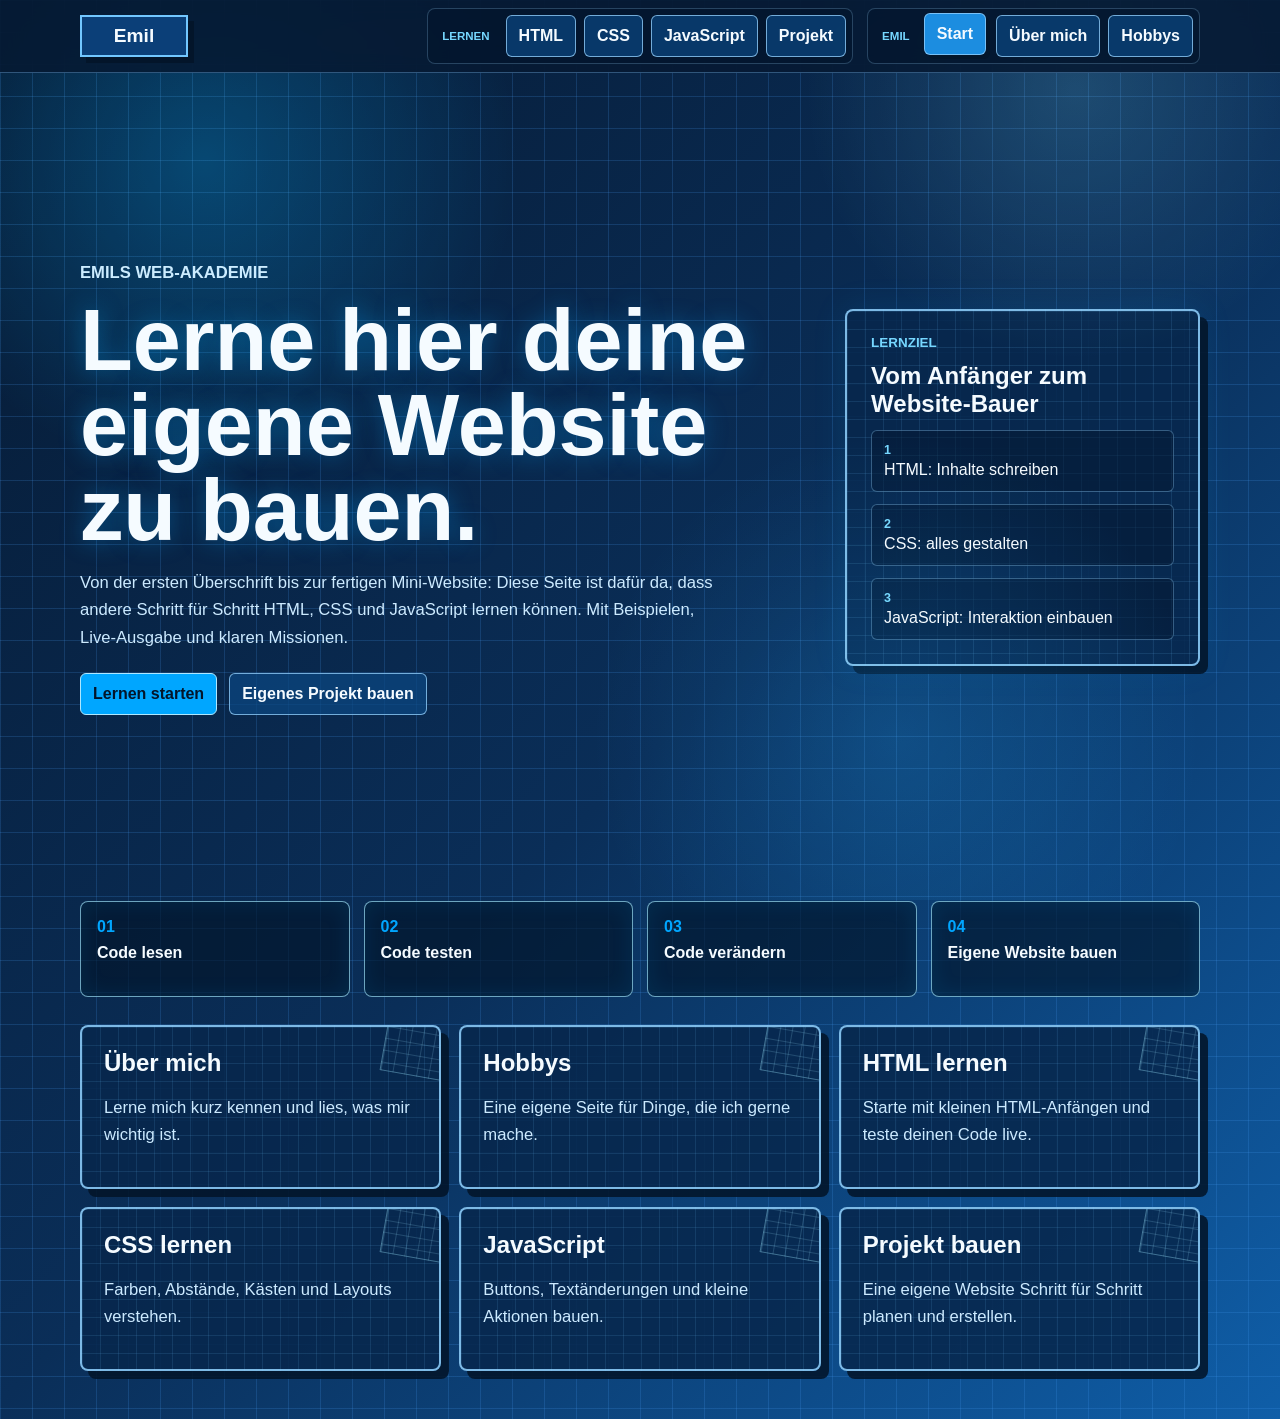
<file: index.html>
<!DOCTYPE html>
<html lang="de">
<head>
    <meta charset="UTF-8">
    <meta name="viewport" content="width=device-width, initial-scale=1.0">
    <title>Emil | Startseite</title>
    <link rel="stylesheet" href="style.css">
</head>
<body>
    <header class="site-header">
        <nav class="nav">
            <a class="logo" href="index.html">Emil</a>
            <div class="nav-links">
                <div class="nav-group">
                    <span>Lernen</span>
                    <a href="html-lernen.html">HTML</a>
                    <a href="css-lernen.html">CSS</a>
                    <a href="javascript-lernen.html">JavaScript</a>
                    <a href="projekt.html">Projekt</a>
                </div>
                <div class="nav-group">
                    <span>Emil</span>
                    <a class="active" href="index.html">Start</a>
                    <a href="ueber-mich.html">Über mich</a>
                    <a href="hobbys.html">Hobbys</a>
                </div>
            </div>
        </nav>
    </header>

    <main class="hero">
        <section class="hero-text">
            <p class="eyebrow">Emils Web-Akademie</p>
            <h1>Lerne hier deine eigene Website zu bauen.</h1>
            <p>
                Von der ersten Überschrift bis zur fertigen Mini-Website: Diese Seite ist
                dafür da, dass andere Schritt für Schritt HTML, CSS und JavaScript lernen
                können. Mit Beispielen, Live-Ausgabe und klaren Missionen.
            </p>
            <div class="button-row">
                <a class="button primary" href="html-lernen.html">Lernen starten</a>
                <a class="button" href="projekt.html">Eigenes Projekt bauen</a>
            </div>
        </section>

        <section class="profile-card">
            <p class="eyebrow">Lernziel</p>
            <h2>Vom Anfänger zum Website-Bauer</h2>
            <ul>
                <li><span>1</span> HTML: Inhalte schreiben</li>
                <li><span>2</span> CSS: alles gestalten</li>
                <li><span>3</span> JavaScript: Interaktion einbauen</li>
            </ul>
        </section>
    </main>

    <section class="mission-strip">
        <div>
            <span>01</span>
            <p>Code lesen</p>
        </div>
        <div>
            <span>02</span>
            <p>Code testen</p>
        </div>
        <div>
            <span>03</span>
            <p>Code verändern</p>
        </div>
        <div>
            <span>04</span>
            <p>Eigene Website bauen</p>
        </div>
    </section>

    <section class="page-grid wide-grid">
        <a class="tile" href="ueber-mich.html">
            <h2>Über mich</h2>
            <p>Lerne mich kurz kennen und lies, was mir wichtig ist.</p>
        </a>
        <a class="tile" href="hobbys.html">
            <h2>Hobbys</h2>
            <p>Eine eigene Seite für Dinge, die ich gerne mache.</p>
        </a>
        <a class="tile" href="html-lernen.html">
            <h2>HTML lernen</h2>
            <p>Starte mit kleinen HTML-Anfängen und teste deinen Code live.</p>
        </a>
        <a class="tile" href="css-lernen.html">
            <h2>CSS lernen</h2>
            <p>Farben, Abstände, Kästen und Layouts verstehen.</p>
        </a>
        <a class="tile" href="javascript-lernen.html">
            <h2>JavaScript</h2>
            <p>Buttons, Textänderungen und kleine Aktionen bauen.</p>
        </a>
        <a class="tile" href="projekt.html">
            <h2>Projekt bauen</h2>
            <p>Eine eigene Website Schritt für Schritt planen und erstellen.</p>
        </a>
    </section>
</body>
</html>
</file>
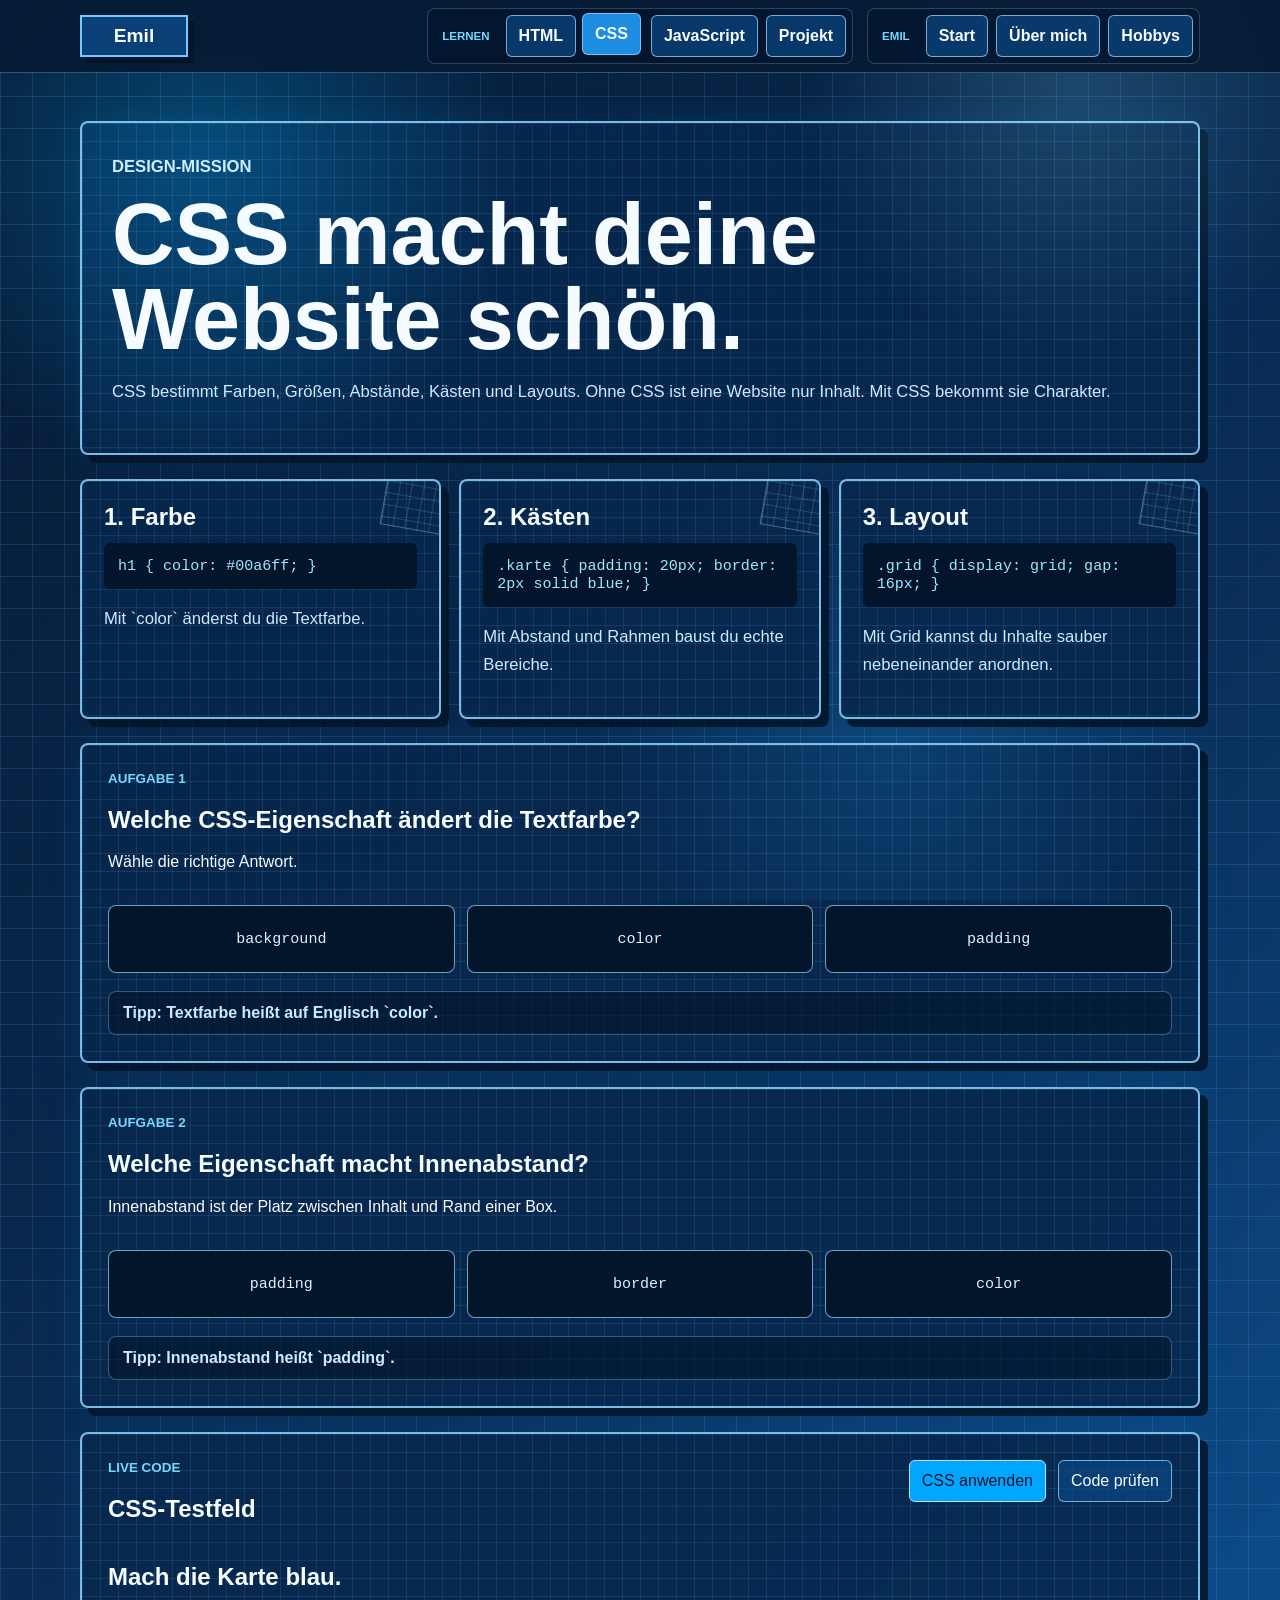
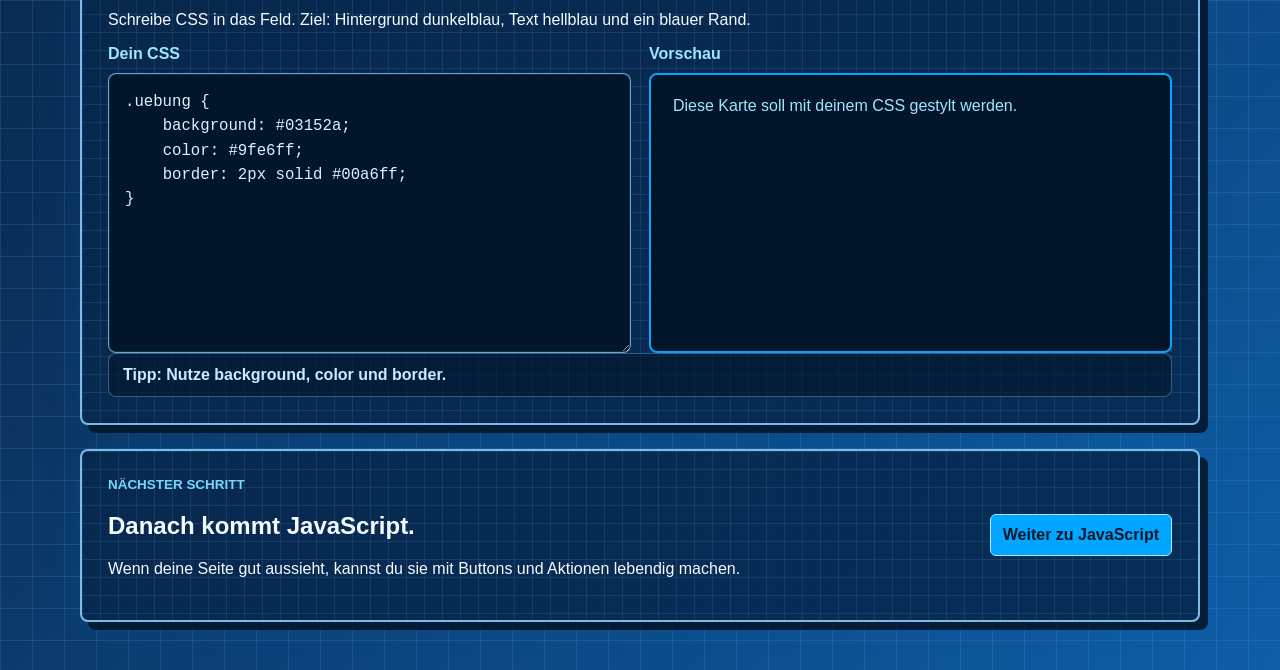
<file: css-lernen.html>
<!DOCTYPE html>
<html lang="de">
<head>
    <meta charset="UTF-8">
    <meta name="viewport" content="width=device-width, initial-scale=1.0">
    <title>Emil | CSS lernen</title>
    <link rel="stylesheet" href="style.css">
</head>
<body>
    <header class="site-header">
        <nav class="nav">
            <a class="logo" href="index.html">Emil</a>
            <div class="nav-links">
                <div class="nav-group">
                    <span>Lernen</span>
                    <a href="html-lernen.html">HTML</a>
                    <a class="active" href="css-lernen.html">CSS</a>
                    <a href="javascript-lernen.html">JavaScript</a>
                    <a href="projekt.html">Projekt</a>
                </div>
                <div class="nav-group">
                    <span>Emil</span>
                    <a href="index.html">Start</a>
                    <a href="ueber-mich.html">Über mich</a>
                    <a href="hobbys.html">Hobbys</a>
                </div>
            </div>
        </nav>
    </header>

    <main class="content">
        <section class="panel intro-panel">
            <p class="eyebrow">Design-Mission</p>
            <h1>CSS macht deine Website schön.</h1>
            <p>
                CSS bestimmt Farben, Größen, Abstände, Kästen und Layouts. Ohne CSS ist
                eine Website nur Inhalt. Mit CSS bekommt sie Charakter.
            </p>
        </section>

        <section class="lesson-layout">
            <article class="lesson-card">
                <h2>1. Farbe</h2>
                <code>h1 { color: #00a6ff; }</code>
                <p>Mit `color` änderst du die Textfarbe.</p>
            </article>
            <article class="lesson-card">
                <h2>2. Kästen</h2>
                <code>.karte { padding: 20px; border: 2px solid blue; }</code>
                <p>Mit Abstand und Rahmen baust du echte Bereiche.</p>
            </article>
            <article class="lesson-card">
                <h2>3. Layout</h2>
                <code>.grid { display: grid; gap: 16px; }</code>
                <p>Mit Grid kannst du Inhalte sauber nebeneinander anordnen.</p>
            </article>
        </section>

        <section class="learning-task panel">
            <div>
                <p class="eyebrow">Aufgabe 1</p>
                <h2>Welche CSS-Eigenschaft ändert die Textfarbe?</h2>
                <p>Wähle die richtige Antwort.</p>
            </div>
            <div class="choice-grid">
                <button class="choice" type="button" onclick="checkCssColorMission(false)">background</button>
                <button class="choice" type="button" onclick="checkCssColorMission(true)">color</button>
                <button class="choice" type="button" onclick="checkCssColorMission(false)">padding</button>
            </div>
            <p id="cssColorFeedback" class="feedback">Tipp: Textfarbe heißt auf Englisch `color`.</p>
        </section>

        <section class="learning-task panel">
            <div>
                <p class="eyebrow">Aufgabe 2</p>
                <h2>Welche Eigenschaft macht Innenabstand?</h2>
                <p>Innenabstand ist der Platz zwischen Inhalt und Rand einer Box.</p>
            </div>
            <div class="choice-grid">
                <button class="choice" type="button" onclick="checkCssPaddingMission(true)">padding</button>
                <button class="choice" type="button" onclick="checkCssPaddingMission(false)">border</button>
                <button class="choice" type="button" onclick="checkCssPaddingMission(false)">color</button>
            </div>
            <p id="cssPaddingFeedback" class="feedback">Tipp: Innenabstand heißt `padding`.</p>
        </section>

        <section class="live-editor panel">
            <div class="editor-head">
                <div>
                    <p class="eyebrow">Live Code</p>
                    <h2>CSS-Testfeld</h2>
                </div>
                <div class="button-row compact">
                    <button class="button primary" type="button" onclick="runCssMission()">CSS anwenden</button>
                    <button class="button" type="button" onclick="checkCssMission()">Code prüfen</button>
                </div>
            </div>
            <div>
                <h2>Mach die Karte blau.</h2>
                <p>Schreibe CSS in das Feld. Ziel: Hintergrund dunkelblau, Text hellblau und ein blauer Rand.</p>
            </div>
            <div class="editor-grid">
                <label class="code-area">
                    <span>Dein CSS</span>
                    <textarea id="cssInput" spellcheck="false">.uebung {
    background: #03152a;
    color: #9fe6ff;
    border: 2px solid #00a6ff;
}</textarea>
                </label>
                <div class="css-preview-shell">
                    <span>Vorschau</span>
                    <div id="cssPreview" class="uebung">Diese Karte soll mit deinem CSS gestylt werden.</div>
                </div>
            </div>
            <p id="cssFeedback" class="feedback">Tipp: Nutze background, color und border.</p>
        </section>

        <section class="next-step panel">
            <div>
                <p class="eyebrow">Nächster Schritt</p>
                <h2>Danach kommt JavaScript.</h2>
                <p>Wenn deine Seite gut aussieht, kannst du sie mit Buttons und Aktionen lebendig machen.</p>
            </div>
            <a class="button primary" href="javascript-lernen.html">Weiter zu JavaScript</a>
        </section>
    </main>
    <script src="script.js"></script>
</body>
</html>
</file>
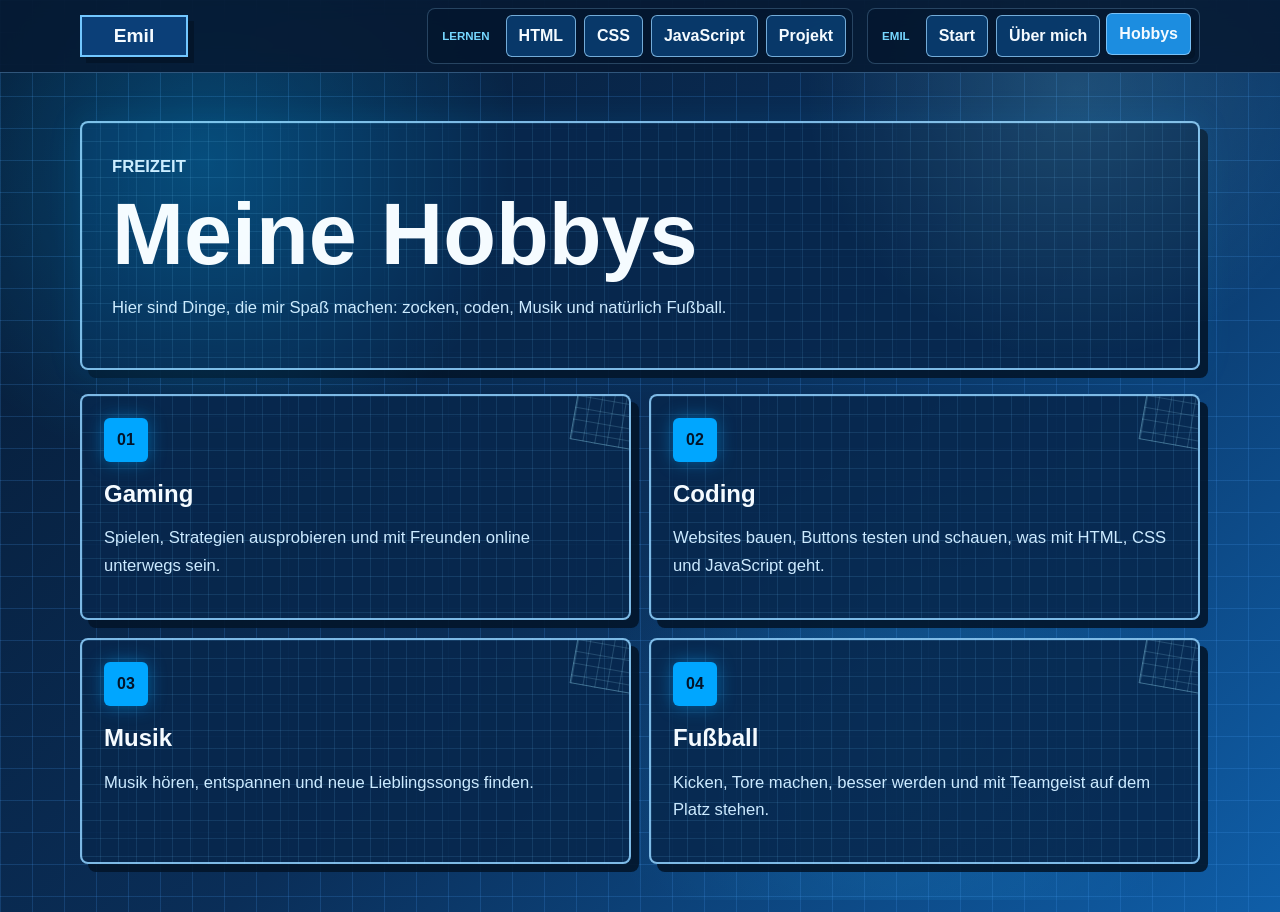
<file: hobbys.html>
<!DOCTYPE html>
<html lang="de">
<head>
    <meta charset="UTF-8">
    <meta name="viewport" content="width=device-width, initial-scale=1.0">
    <title>Emil | Hobbys</title>
    <link rel="stylesheet" href="style.css">
</head>
<body>
    <header class="site-header">
        <nav class="nav">
            <a class="logo" href="index.html">Emil</a>
            <div class="nav-links">
                <div class="nav-group">
                    <span>Lernen</span>
                    <a href="html-lernen.html">HTML</a>
                    <a href="css-lernen.html">CSS</a>
                    <a href="javascript-lernen.html">JavaScript</a>
                    <a href="projekt.html">Projekt</a>
                </div>
                <div class="nav-group">
                    <span>Emil</span>
                    <a href="index.html">Start</a>
                    <a href="ueber-mich.html">Über mich</a>
                    <a class="active" href="hobbys.html">Hobbys</a>
                </div>
            </div>
        </nav>
    </header>

    <main class="content">
        <section class="panel intro-panel">
            <p class="eyebrow">Freizeit</p>
            <h1>Meine Hobbys</h1>
            <p>Hier sind Dinge, die mir Spaß machen: zocken, coden, Musik und natürlich Fußball.</p>
        </section>

        <section class="hobby-list">
            <article class="hobby-box">
                <span class="number">01</span>
                <h2>Gaming</h2>
                <p>Spielen, Strategien ausprobieren und mit Freunden online unterwegs sein.</p>
            </article>
            <article class="hobby-box">
                <span class="number">02</span>
                <h2>Coding</h2>
                <p>Websites bauen, Buttons testen und schauen, was mit HTML, CSS und JavaScript geht.</p>
            </article>
            <article class="hobby-box">
                <span class="number">03</span>
                <h2>Musik</h2>
                <p>Musik hören, entspannen und neue Lieblingssongs finden.</p>
            </article>
            <article class="hobby-box">
                <span class="number">04</span>
                <h2>Fußball</h2>
                <p>Kicken, Tore machen, besser werden und mit Teamgeist auf dem Platz stehen.</p>
            </article>
        </section>
    </main>
</body>
</html>
</file>
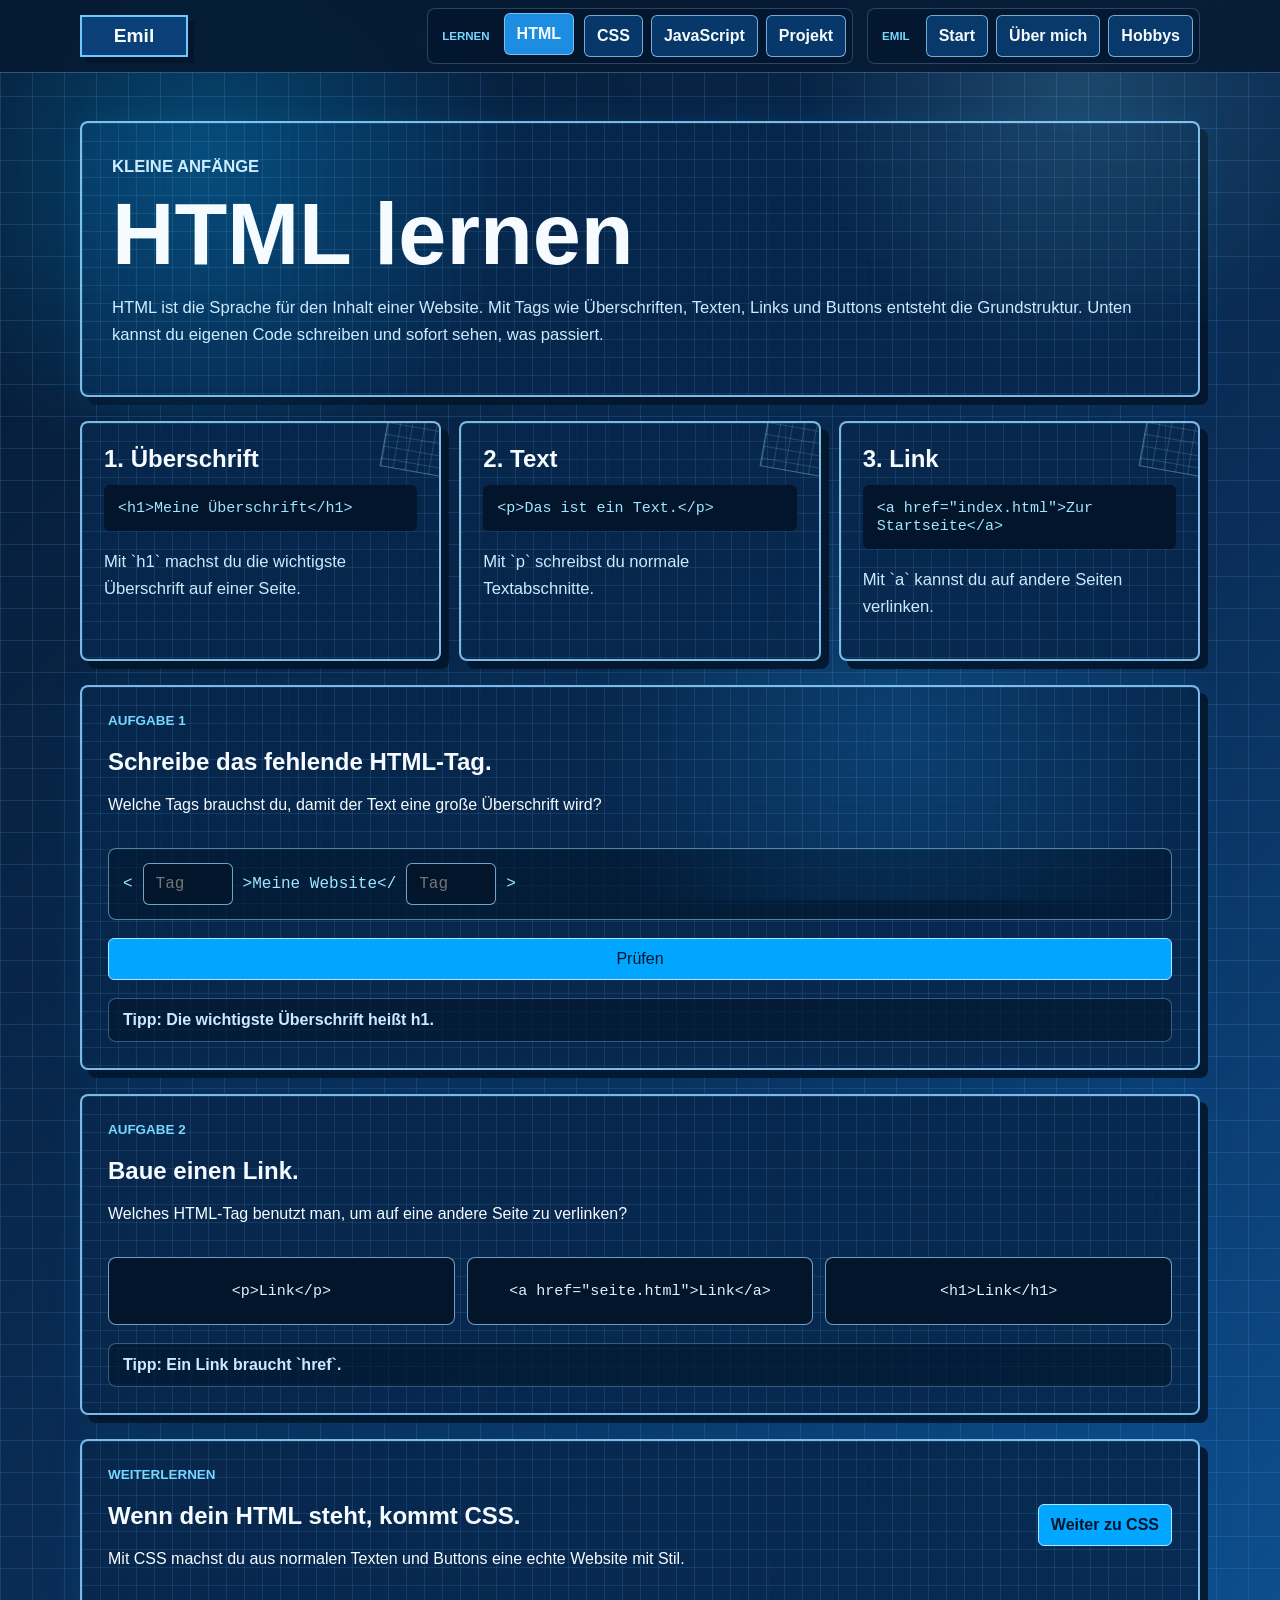
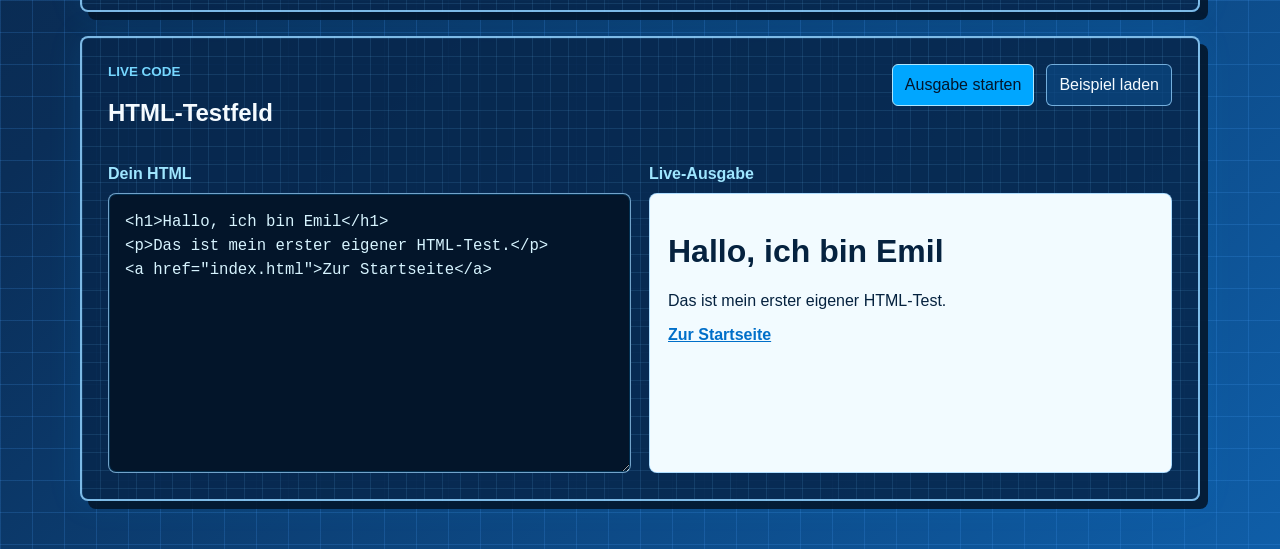
<file: html-lernen.html>
<!DOCTYPE html>
<html lang="de">
<head>
    <meta charset="UTF-8">
    <meta name="viewport" content="width=device-width, initial-scale=1.0">
    <title>Emil | HTML lernen</title>
    <link rel="stylesheet" href="style.css">
</head>
<body>
    <header class="site-header">
        <nav class="nav">
            <a class="logo" href="index.html">Emil</a>
            <div class="nav-links">
                <div class="nav-group">
                    <span>Lernen</span>
                    <a class="active" href="html-lernen.html">HTML</a>
                    <a href="css-lernen.html">CSS</a>
                    <a href="javascript-lernen.html">JavaScript</a>
                    <a href="projekt.html">Projekt</a>
                </div>
                <div class="nav-group">
                    <span>Emil</span>
                    <a href="index.html">Start</a>
                    <a href="ueber-mich.html">Über mich</a>
                    <a href="hobbys.html">Hobbys</a>
                </div>
            </div>
        </nav>
    </header>

    <main class="content">
        <section class="panel intro-panel">
            <p class="eyebrow">Kleine Anfänge</p>
            <h1>HTML lernen</h1>
            <p>
                HTML ist die Sprache für den Inhalt einer Website. Mit Tags wie
                Überschriften, Texten, Links und Buttons entsteht die Grundstruktur.
                Unten kannst du eigenen Code schreiben und sofort sehen, was passiert.
            </p>
        </section>

        <section class="lesson-layout">
            <article class="lesson-card">
                <h2>1. Überschrift</h2>
                <code>&lt;h1&gt;Meine Überschrift&lt;/h1&gt;</code>
                <p>Mit `h1` machst du die wichtigste Überschrift auf einer Seite.</p>
            </article>
            <article class="lesson-card">
                <h2>2. Text</h2>
                <code>&lt;p&gt;Das ist ein Text.&lt;/p&gt;</code>
                <p>Mit `p` schreibst du normale Textabschnitte.</p>
            </article>
            <article class="lesson-card">
                <h2>3. Link</h2>
                <code>&lt;a href="index.html"&gt;Zur Startseite&lt;/a&gt;</code>
                <p>Mit `a` kannst du auf andere Seiten verlinken.</p>
            </article>
        </section>

        <section class="learning-task panel">
            <div>
                <p class="eyebrow">Aufgabe 1</p>
                <h2>Schreibe das fehlende HTML-Tag.</h2>
                <p>Welche Tags brauchst du, damit der Text eine große Überschrift wird?</p>
            </div>
            <div class="task-row">
                <span>&lt;</span>
                <input id="htmlAnswer" type="text" placeholder="Tag">
                <span>&gt;Meine Website&lt;/</span>
                <input id="htmlAnswerClose" type="text" placeholder="Tag">
                <span>&gt;</span>
            </div>
            <button class="button primary" type="button" onclick="checkHtmlMission()">Prüfen</button>
            <p id="htmlFeedback" class="feedback">Tipp: Die wichtigste Überschrift heißt h1.</p>
        </section>

        <section class="learning-task panel">
            <div>
                <p class="eyebrow">Aufgabe 2</p>
                <h2>Baue einen Link.</h2>
                <p>Welches HTML-Tag benutzt man, um auf eine andere Seite zu verlinken?</p>
            </div>
            <div class="choice-grid">
                <button class="choice" type="button" onclick="checkHtmlLinkMission(false)">&lt;p&gt;Link&lt;/p&gt;</button>
                <button class="choice" type="button" onclick="checkHtmlLinkMission(true)">&lt;a href="seite.html"&gt;Link&lt;/a&gt;</button>
                <button class="choice" type="button" onclick="checkHtmlLinkMission(false)">&lt;h1&gt;Link&lt;/h1&gt;</button>
            </div>
            <p id="htmlLinkFeedback" class="feedback">Tipp: Ein Link braucht `href`.</p>
        </section>

        <section class="next-step panel">
            <div>
                <p class="eyebrow">Weiterlernen</p>
                <h2>Wenn dein HTML steht, kommt CSS.</h2>
                <p>Mit CSS machst du aus normalen Texten und Buttons eine echte Website mit Stil.</p>
            </div>
            <a class="button primary" href="css-lernen.html">Weiter zu CSS</a>
        </section>

        <section class="live-editor panel">
            <div class="editor-head">
                <div>
                    <p class="eyebrow">Live Code</p>
                    <h2>HTML-Testfeld</h2>
                </div>
                <div class="button-row compact">
                    <button class="button primary" type="button" onclick="runHtmlPreview()">Ausgabe starten</button>
                    <button class="button" type="button" onclick="loadHtmlExample()">Beispiel laden</button>
                </div>
            </div>
            <div class="editor-grid">
                <label class="code-area">
                    <span>Dein HTML</span>
                    <textarea id="htmlInput" spellcheck="false">&lt;h1&gt;Hallo, ich bin Emil&lt;/h1&gt;
&lt;p&gt;Das ist mein erster eigener HTML-Test.&lt;/p&gt;
&lt;a href="index.html"&gt;Zur Startseite&lt;/a&gt;</textarea>
                </label>
                <div class="preview-area">
                    <span>Live-Ausgabe</span>
                    <iframe id="htmlPreviewFrame" title="Live HTML Ausgabe"></iframe>
                </div>
            </div>
        </section>
    </main>

    <script src="script.js"></script>
</body>
</html>
</file>
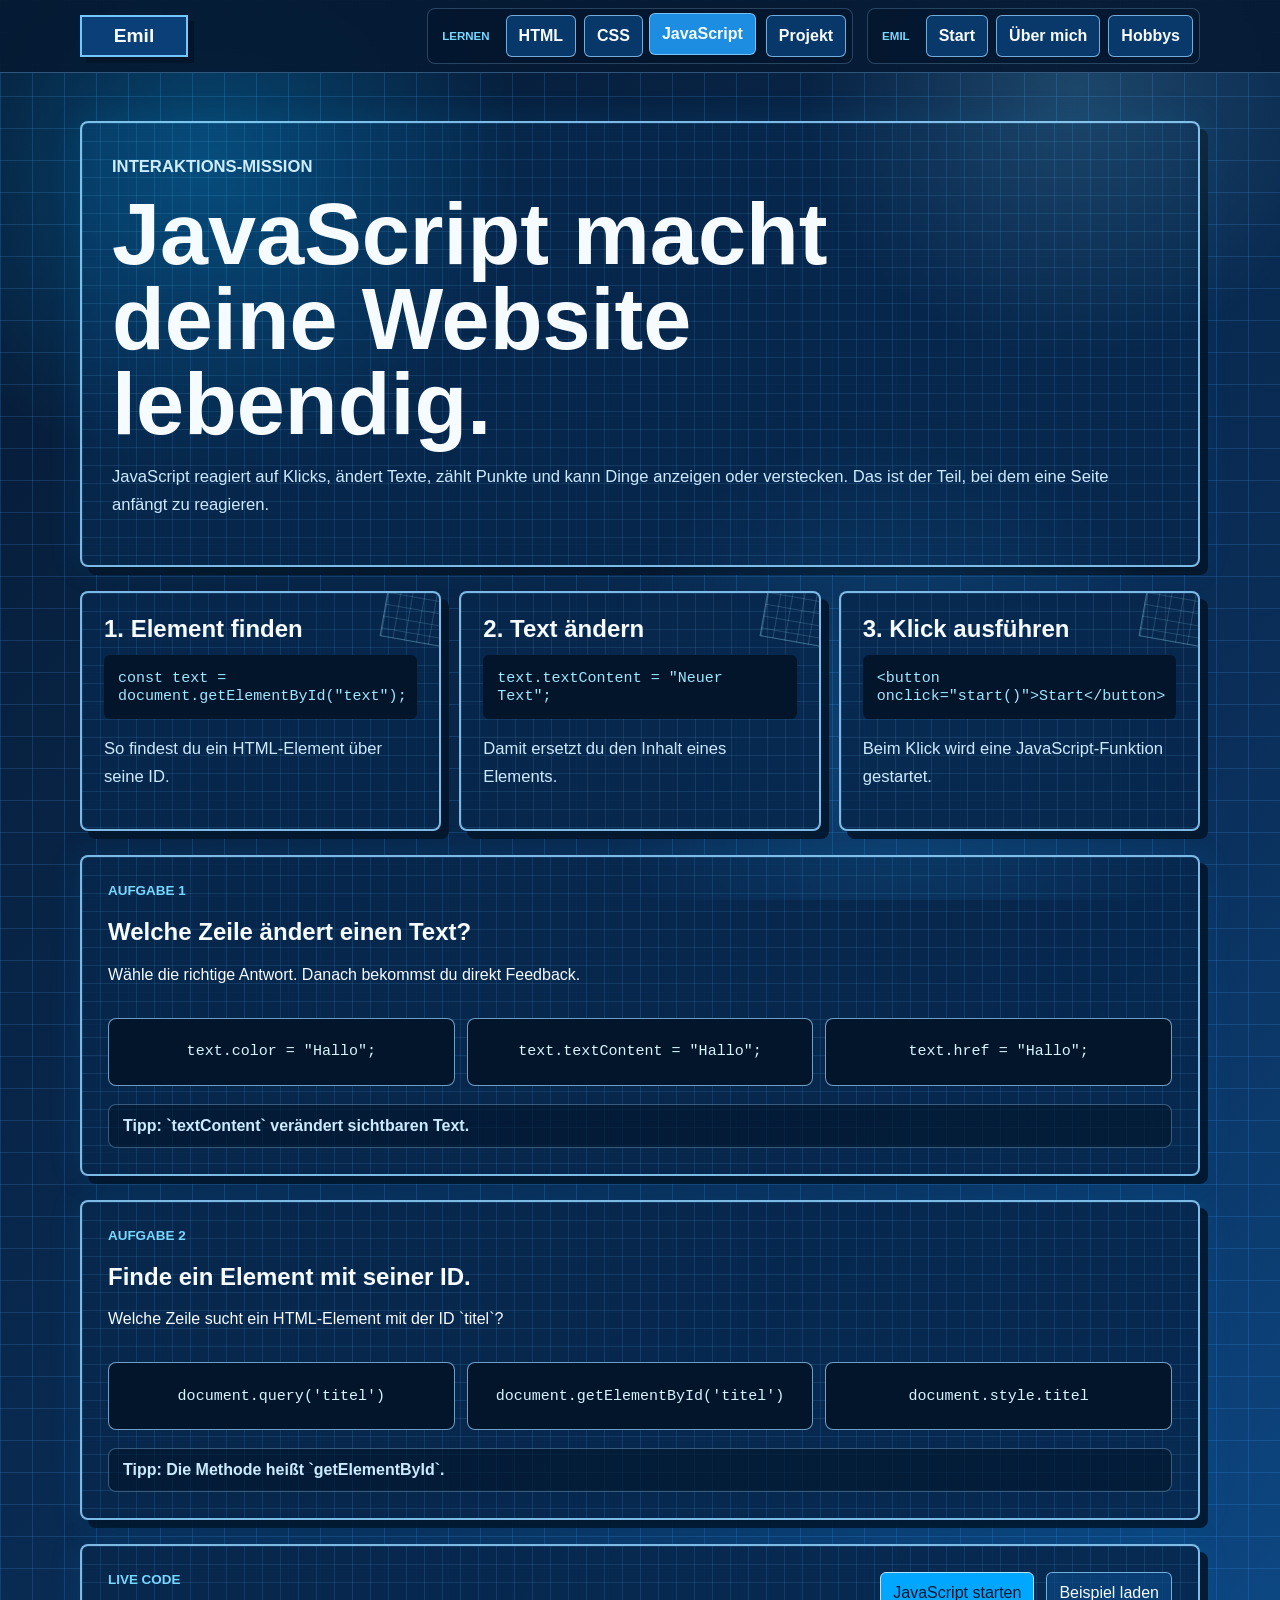
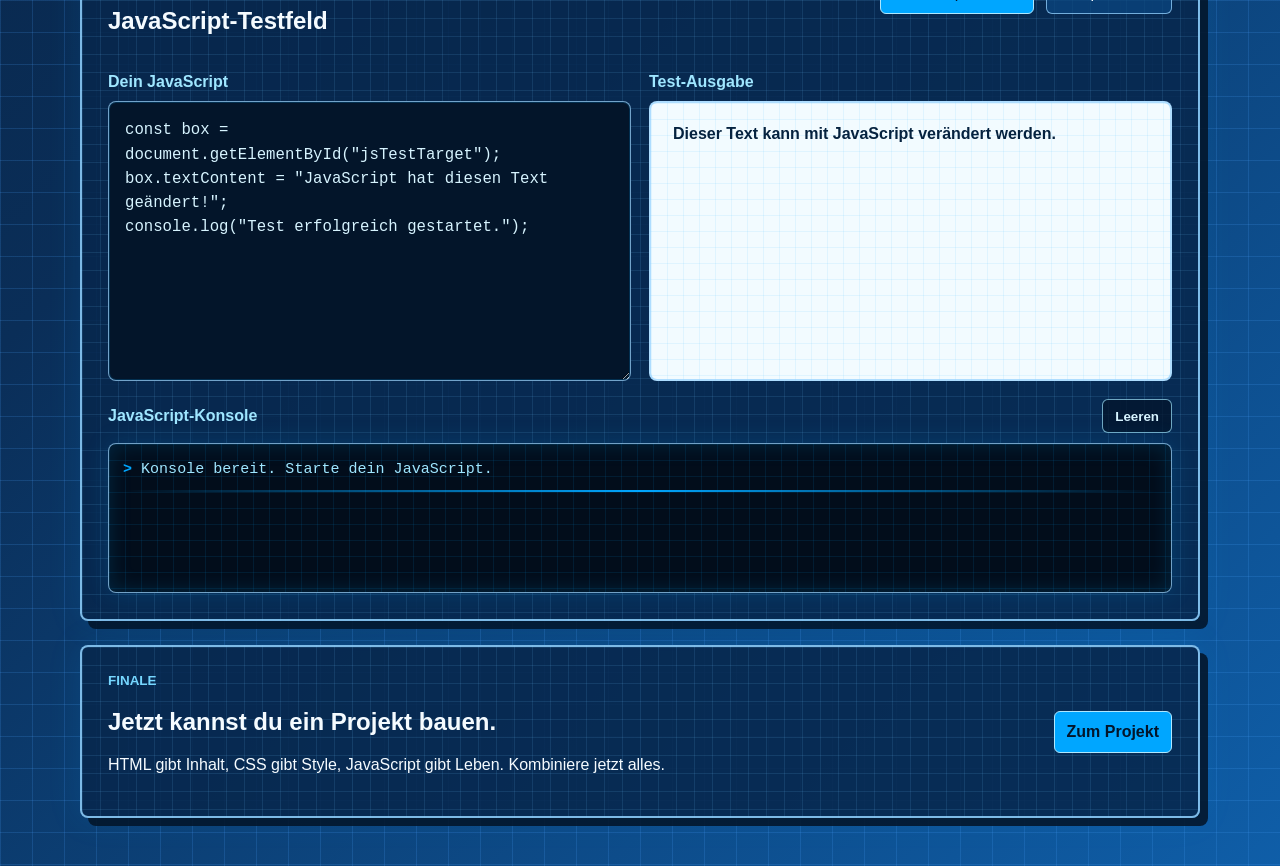
<file: javascript-lernen.html>
<!DOCTYPE html>
<html lang="de">
<head>
    <meta charset="UTF-8">
    <meta name="viewport" content="width=device-width, initial-scale=1.0">
    <title>Emil | JavaScript lernen</title>
    <link rel="stylesheet" href="style.css">
</head>
<body>
    <header class="site-header">
        <nav class="nav">
            <a class="logo" href="index.html">Emil</a>
            <div class="nav-links">
                <div class="nav-group">
                    <span>Lernen</span>
                    <a href="html-lernen.html">HTML</a>
                    <a href="css-lernen.html">CSS</a>
                    <a class="active" href="javascript-lernen.html">JavaScript</a>
                    <a href="projekt.html">Projekt</a>
                </div>
                <div class="nav-group">
                    <span>Emil</span>
                    <a href="index.html">Start</a>
                    <a href="ueber-mich.html">Über mich</a>
                    <a href="hobbys.html">Hobbys</a>
                </div>
            </div>
        </nav>
    </header>

    <main class="content">
        <section class="panel intro-panel">
            <p class="eyebrow">Interaktions-Mission</p>
            <h1>JavaScript macht deine Website lebendig.</h1>
            <p>
                JavaScript reagiert auf Klicks, ändert Texte, zählt Punkte und kann Dinge
                anzeigen oder verstecken. Das ist der Teil, bei dem eine Seite anfängt zu reagieren.
            </p>
        </section>

        <section class="lesson-layout">
            <article class="lesson-card">
                <h2>1. Element finden</h2>
                <code>const text = document.getElementById("text");</code>
                <p>So findest du ein HTML-Element über seine ID.</p>
            </article>
            <article class="lesson-card">
                <h2>2. Text ändern</h2>
                <code>text.textContent = "Neuer Text";</code>
                <p>Damit ersetzt du den Inhalt eines Elements.</p>
            </article>
            <article class="lesson-card">
                <h2>3. Klick ausführen</h2>
                <code>&lt;button onclick="start()"&gt;Start&lt;/button&gt;</code>
                <p>Beim Klick wird eine JavaScript-Funktion gestartet.</p>
            </article>
        </section>

        <section class="learning-task panel">
            <div>
                <p class="eyebrow">Aufgabe 1</p>
                <h2>Welche Zeile ändert einen Text?</h2>
                <p>Wähle die richtige Antwort. Danach bekommst du direkt Feedback.</p>
            </div>
            <div class="choice-grid">
                <button class="choice" type="button" onclick="checkJsMission(false)">text.color = "Hallo";</button>
                <button class="choice" type="button" onclick="checkJsMission(true)">text.textContent = "Hallo";</button>
                <button class="choice" type="button" onclick="checkJsMission(false)">text.href = "Hallo";</button>
            </div>
            <p id="jsFeedback" class="feedback">Tipp: `textContent` verändert sichtbaren Text.</p>
        </section>

        <section class="learning-task panel">
            <div>
                <p class="eyebrow">Aufgabe 2</p>
                <h2>Finde ein Element mit seiner ID.</h2>
                <p>Welche Zeile sucht ein HTML-Element mit der ID `titel`?</p>
            </div>
            <div class="choice-grid">
                <button class="choice" type="button" onclick="checkJsIdMission(false)">document.query('titel')</button>
                <button class="choice" type="button" onclick="checkJsIdMission(true)">document.getElementById('titel')</button>
                <button class="choice" type="button" onclick="checkJsIdMission(false)">document.style.titel</button>
            </div>
            <p id="jsIdFeedback" class="feedback">Tipp: Die Methode heißt `getElementById`.</p>
        </section>

        <section class="live-editor panel">
            <div class="editor-head">
                <div>
                    <p class="eyebrow">Live Code</p>
                    <h2>JavaScript-Testfeld</h2>
                </div>
                <div class="button-row compact">
                    <button class="button primary" type="button" onclick="runJsPlayground()">JavaScript starten</button>
                    <button class="button" type="button" onclick="loadJsExample()">Beispiel laden</button>
                </div>
            </div>
            <div class="editor-grid">
                <label class="code-area">
                    <span>Dein JavaScript</span>
                    <textarea id="jsInput" spellcheck="false">const box = document.getElementById("jsTestTarget");
box.textContent = "JavaScript hat diesen Text geändert!";
console.log("Test erfolgreich gestartet.");</textarea>
                </label>
                <div class="preview-area">
                    <span>Test-Ausgabe</span>
                    <div id="jsTestTarget" class="js-test-box">Dieser Text kann mit JavaScript verändert werden.</div>
                </div>
            </div>
            <div class="console-area">
                <div class="console-title">
                    <span>JavaScript-Konsole</span>
                    <button class="console-clear" type="button" onclick="clearJsConsole()">Leeren</button>
                </div>
                <div id="jsConsoleOutput" class="console-output">
                    <p>Warte auf console.log(...)</p>
                </div>
            </div>
        </section>

        <section class="next-step panel">
            <div>
                <p class="eyebrow">Finale</p>
                <h2>Jetzt kannst du ein Projekt bauen.</h2>
                <p>HTML gibt Inhalt, CSS gibt Style, JavaScript gibt Leben. Kombiniere jetzt alles.</p>
            </div>
            <a class="button primary" href="projekt.html">Zum Projekt</a>
        </section>
    </main>

    <script src="script.js"></script>
</body>
</html>
</file>
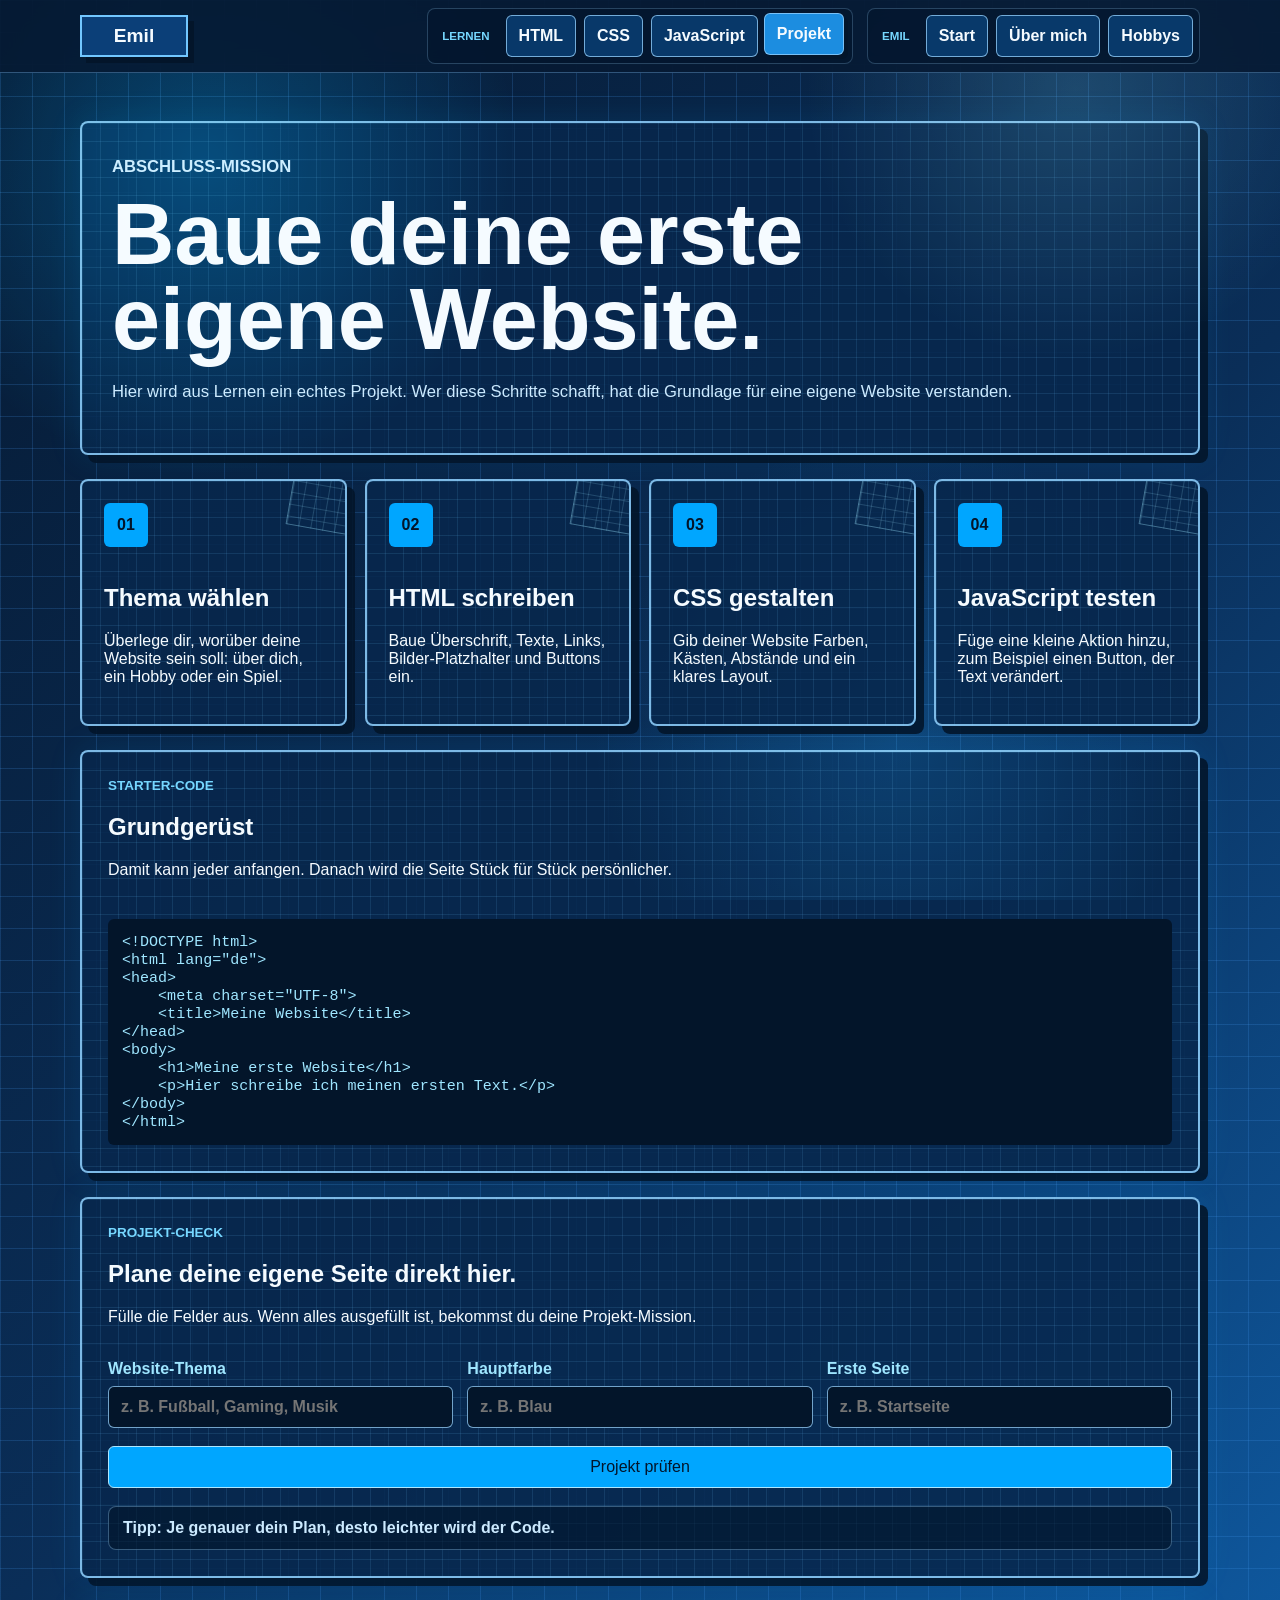
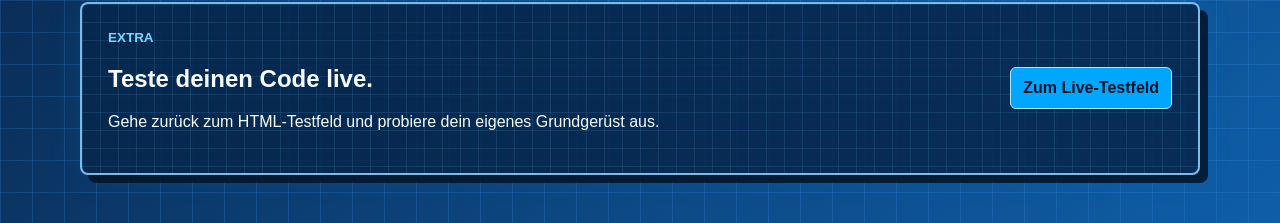
<file: projekt.html>
<!DOCTYPE html>
<html lang="de">
<head>
    <meta charset="UTF-8">
    <meta name="viewport" content="width=device-width, initial-scale=1.0">
    <title>Emil | Projekt bauen</title>
    <link rel="stylesheet" href="style.css">
</head>
<body>
    <header class="site-header">
        <nav class="nav">
            <a class="logo" href="index.html">Emil</a>
            <div class="nav-links">
                <div class="nav-group">
                    <span>Lernen</span>
                    <a href="html-lernen.html">HTML</a>
                    <a href="css-lernen.html">CSS</a>
                    <a href="javascript-lernen.html">JavaScript</a>
                    <a class="active" href="projekt.html">Projekt</a>
                </div>
                <div class="nav-group">
                    <span>Emil</span>
                    <a href="index.html">Start</a>
                    <a href="ueber-mich.html">Über mich</a>
                    <a href="hobbys.html">Hobbys</a>
                </div>
            </div>
        </nav>
    </header>

    <main class="content">
        <section class="panel intro-panel">
            <p class="eyebrow">Abschluss-Mission</p>
            <h1>Baue deine erste eigene Website.</h1>
            <p>
                Hier wird aus Lernen ein echtes Projekt. Wer diese Schritte schafft, hat
                die Grundlage für eine eigene Website verstanden.
            </p>
        </section>

        <section class="timeline">
            <article>
                <span>01</span>
                <h2>Thema wählen</h2>
                <p>Überlege dir, worüber deine Website sein soll: über dich, ein Hobby oder ein Spiel.</p>
            </article>
            <article>
                <span>02</span>
                <h2>HTML schreiben</h2>
                <p>Baue Überschrift, Texte, Links, Bilder-Platzhalter und Buttons ein.</p>
            </article>
            <article>
                <span>03</span>
                <h2>CSS gestalten</h2>
                <p>Gib deiner Website Farben, Kästen, Abstände und ein klares Layout.</p>
            </article>
            <article>
                <span>04</span>
                <h2>JavaScript testen</h2>
                <p>Füge eine kleine Aktion hinzu, zum Beispiel einen Button, der Text verändert.</p>
            </article>
        </section>

        <section class="project-kit panel">
            <div>
                <p class="eyebrow">Starter-Code</p>
                <h2>Grundgerüst</h2>
                <p>Damit kann jeder anfangen. Danach wird die Seite Stück für Stück persönlicher.</p>
            </div>
            <code>&lt;!DOCTYPE html&gt;
&lt;html lang="de"&gt;
&lt;head&gt;
    &lt;meta charset="UTF-8"&gt;
    &lt;title&gt;Meine Website&lt;/title&gt;
&lt;/head&gt;
&lt;body&gt;
    &lt;h1&gt;Meine erste Website&lt;/h1&gt;
    &lt;p&gt;Hier schreibe ich meinen ersten Text.&lt;/p&gt;
&lt;/body&gt;
&lt;/html&gt;</code>
        </section>

        <section class="learning-task panel">
            <div>
                <p class="eyebrow">Projekt-Check</p>
                <h2>Plane deine eigene Seite direkt hier.</h2>
                <p>Fülle die Felder aus. Wenn alles ausgefüllt ist, bekommst du deine Projekt-Mission.</p>
            </div>
            <div class="project-form">
                <label>Website-Thema<input id="projectTopic" type="text" placeholder="z. B. Fußball, Gaming, Musik"></label>
                <label>Hauptfarbe<input id="projectColor" type="text" placeholder="z. B. Blau"></label>
                <label>Erste Seite<input id="projectPage" type="text" placeholder="z. B. Startseite"></label>
            </div>
            <button class="button primary" type="button" onclick="checkProjectPlan()">Projekt prüfen</button>
            <p id="projectFeedback" class="feedback">Tipp: Je genauer dein Plan, desto leichter wird der Code.</p>
        </section>

        <section class="next-step panel">
            <div>
                <p class="eyebrow">Extra</p>
                <h2>Teste deinen Code live.</h2>
                <p>Gehe zurück zum HTML-Testfeld und probiere dein eigenes Grundgerüst aus.</p>
            </div>
            <a class="button primary" href="html-lernen.html">Zum Live-Testfeld</a>
        </section>
    </main>
    <script src="script.js"></script>
</body>
</html>
</file>
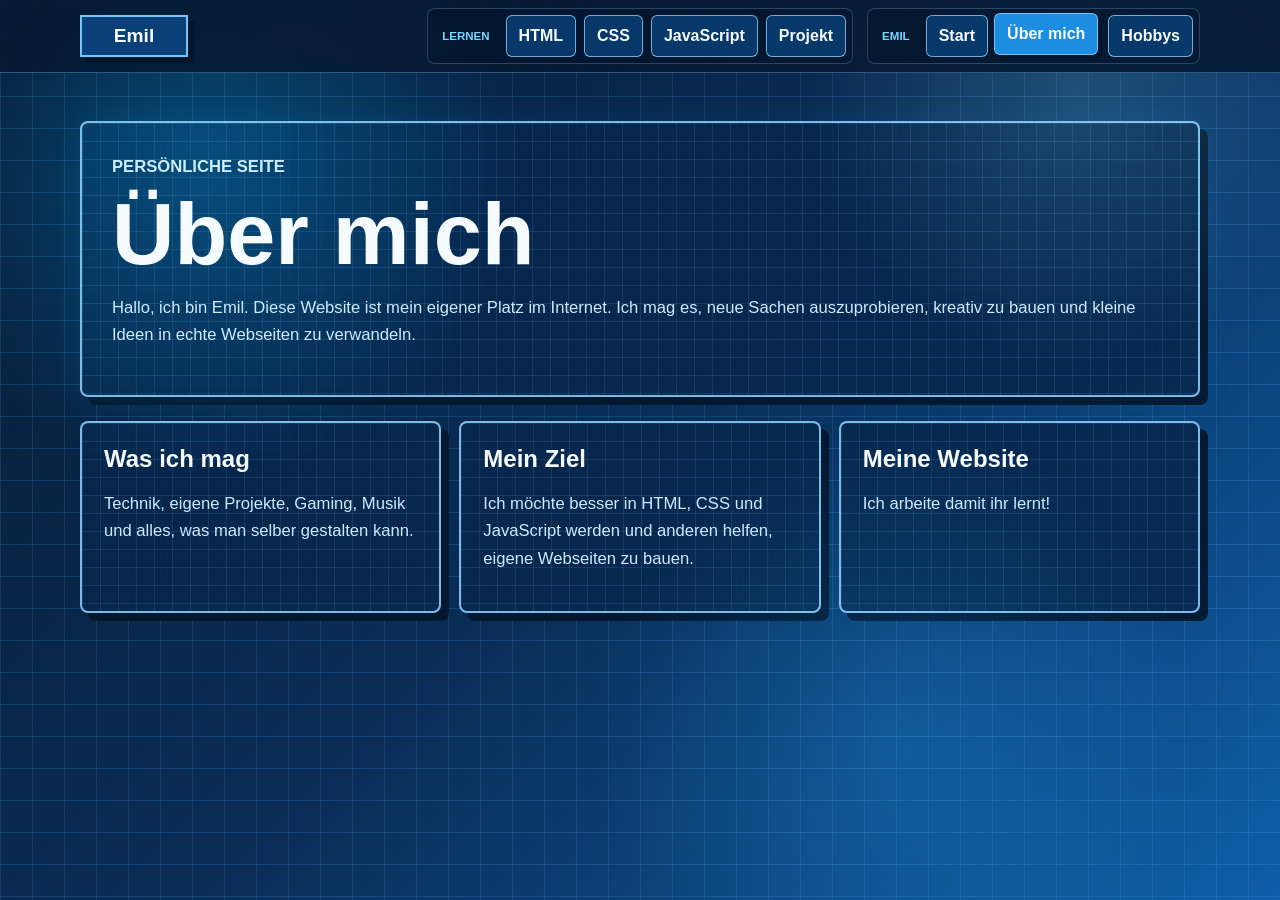
<file: ueber-mich.html>
<!DOCTYPE html>
<html lang="de">
<head>
    <meta charset="UTF-8">
    <meta name="viewport" content="width=device-width, initial-scale=1.0">
    <title>Emil | Über mich</title>
    <link rel="stylesheet" href="style.css">
</head>
<body>
    <header class="site-header">
        <nav class="nav">
            <a class="logo" href="index.html">Emil</a>
            <div class="nav-links">
                <div class="nav-group">
                    <span>Lernen</span>
                    <a href="html-lernen.html">HTML</a>
                    <a href="css-lernen.html">CSS</a>
                    <a href="javascript-lernen.html">JavaScript</a>
                    <a href="projekt.html">Projekt</a>
                </div>
                <div class="nav-group">
                    <span>Emil</span>
                    <a href="index.html">Start</a>
                    <a class="active" href="ueber-mich.html">Über mich</a>
                    <a href="hobbys.html">Hobbys</a>
                </div>
            </div>
        </nav>
    </header>

    <main class="content">
        <section class="panel intro-panel">
            <p class="eyebrow">Persönliche Seite</p>
            <h1>Über mich</h1>
            <p>
                Hallo, ich bin Emil. Diese Website ist mein eigener Platz im Internet.
                Ich mag es, neue Sachen auszuprobieren, kreativ zu bauen und kleine Ideen
                in echte Webseiten zu verwandeln.
            </p>
        </section>

        <section class="cards">
            <article class="card">
                <h2>Was ich mag</h2>
                <p>Technik, eigene Projekte, Gaming, Musik und alles, was man selber gestalten kann.</p>
            </article>
            <article class="card">
                <h2>Mein Ziel</h2>
                <p>Ich möchte besser in HTML, CSS und JavaScript werden und anderen helfen, eigene Webseiten zu bauen.</p>
            </article>
            <article class="card">
                <h2>Meine Website</h2>
                <p>Ich arbeite damit ihr lernt!</p>
            </article>
        </section>
    </main>
</body>
</html>
</file>
<file: style.css>
* {
    box-sizing: border-box;
}

body {
    min-height: 100vh;
    margin: 0;
    font-family: Arial, Helvetica, sans-serif;
    color: #f5fbff;
    background-color: #061a33;
    background-image:
        linear-gradient(rgba(76, 163, 255, 0.18) 1px, transparent 1px),
        linear-gradient(90deg, rgba(76, 163, 255, 0.18) 1px, transparent 1px),
        linear-gradient(135deg, #061a33 0%, #0a2e58 52%, #0f5ea8 100%);
    background-size: 32px 32px, 32px 32px, 100% 100%;
}

body::before {
    content: "";
    position: fixed;
    inset: 0;
    pointer-events: none;
    background:
        radial-gradient(circle at 16% 18%, rgba(0, 166, 255, 0.28), transparent 24%),
        radial-gradient(circle at 84% 10%, rgba(118, 215, 255, 0.18), transparent 20%),
        radial-gradient(circle at 70% 82%, rgba(20, 121, 210, 0.24), transparent 26%);
    mix-blend-mode: screen;
    animation: glowShift 10s ease-in-out infinite alternate;
}

@keyframes glowShift {
    from {
        opacity: 0.55;
        transform: scale(1);
    }

    to {
        opacity: 0.9;
        transform: scale(1.04);
    }
}

a {
    color: inherit;
    text-decoration: none;
}

.site-header {
    position: sticky;
    top: 0;
    z-index: 10;
    border-bottom: 1px solid rgba(130, 197, 255, 0.35);
    background: rgba(6, 26, 51, 0.88);
    backdrop-filter: blur(12px);
}

.nav {
    width: min(1120px, calc(100% - 32px));
    min-height: 72px;
    margin: 0 auto;
    display: flex;
    align-items: center;
    justify-content: space-between;
    gap: 20px;
}

.logo {
    display: inline-grid;
    place-items: center;
    min-width: 108px;
    min-height: 42px;
    padding: 8px 16px;
    border: 2px solid #72c7ff;
    background: #0b3f78;
    box-shadow: 6px 6px 0 #03152a;
    font-size: 1.2rem;
    font-weight: 800;
    letter-spacing: 0;
}

.nav-links {
    display: flex;
    align-items: center;
    justify-content: flex-end;
    flex-wrap: wrap;
    gap: 14px;
}

.nav-group {
    display: flex;
    align-items: center;
    flex-wrap: wrap;
    gap: 8px;
    padding: 6px;
    border: 1px solid rgba(151, 211, 255, 0.24);
    border-radius: 8px;
    background: rgba(3, 21, 42, 0.42);
}

.nav-group span {
    padding: 0 8px;
    color: #76d7ff;
    font-size: 0.72rem;
    font-weight: 900;
    text-transform: uppercase;
}

.nav-links a,
.button {
    display: inline-flex;
    align-items: center;
    justify-content: center;
    min-height: 42px;
    padding: 10px 12px;
    border: 1px solid rgba(151, 211, 255, 0.75);
    border-radius: 6px;
    background: rgba(12, 71, 130, 0.72);
    color: #f5fbff;
    font-weight: 700;
    cursor: pointer;
    transition: transform 160ms ease, background 160ms ease, box-shadow 160ms ease;
}

.nav-links a:hover,
.nav-links a.active,
.button:hover {
    background: #1c8de0;
    box-shadow: 4px 4px 0 #03152a;
    transform: translate(-2px, -2px);
}

.button.primary {
    background: #00a6ff;
    color: #03152a;
    border-color: #aee7ff;
}

.hero,
.content,
.page-grid,
.mission-strip {
    width: min(1120px, calc(100% - 32px));
    margin: 0 auto;
}

.hero {
    min-height: calc(100vh - 72px);
    display: grid;
    grid-template-columns: minmax(0, 1.35fr) minmax(280px, 0.65fr);
    align-items: center;
    gap: 28px;
    padding: 56px 0;
}

.hero-text h1,
.intro-panel h1 {
    max-width: 840px;
    margin: 0;
    font-size: clamp(2.3rem, 8vw, 5.4rem);
    line-height: 0.98;
}

.hero-text h1 {
    text-shadow: 0 0 24px rgba(0, 166, 255, 0.38);
}

.hero-text p,
.intro-panel p,
.card p,
.tile p,
.hobby-box p,
.lesson-card p,
.playground p {
    color: #cceaff;
    font-size: 1.04rem;
    line-height: 1.65;
}

.hero-text > p:not(.eyebrow) {
    max-width: 650px;
}

.eyebrow {
    margin: 0 0 12px;
    color: #76d7ff;
    font-size: 0.84rem;
    font-weight: 800;
    letter-spacing: 0;
    text-transform: uppercase;
}

.button-row {
    display: flex;
    flex-wrap: wrap;
    gap: 12px;
    margin-top: 22px;
}

.profile-card,
.panel,
.card,
.tile,
.hobby-box,
.lesson-card {
    border: 2px solid rgba(145, 210, 255, 0.86);
    border-radius: 8px;
    background:
        linear-gradient(rgba(114, 199, 255, 0.12) 1px, transparent 1px),
        linear-gradient(90deg, rgba(114, 199, 255, 0.12) 1px, transparent 1px),
        rgba(7, 39, 77, 0.88);
    background-size: 18px 18px, 18px 18px, 100% 100%;
    box-shadow: 8px 8px 0 rgba(3, 21, 42, 0.88);
}

.profile-card,
.panel {
    box-shadow:
        8px 8px 0 rgba(3, 21, 42, 0.88),
        0 0 34px rgba(0, 166, 255, 0.12);
}

.profile-card {
    padding: 24px;
}

.profile-card h2,
.card h2,
.tile h2,
.hobby-box h2,
.lesson-card h2,
.playground h2 {
    margin: 0 0 12px;
}

.profile-card ul {
    display: grid;
    gap: 12px;
    margin: 0;
    padding: 0;
    list-style: none;
}

.profile-card li {
    padding: 12px;
    border: 1px solid rgba(145, 210, 255, 0.35);
    border-radius: 6px;
    background: rgba(4, 25, 50, 0.54);
}

.profile-card span {
    display: block;
    margin-bottom: 4px;
    color: #76d7ff;
    font-size: 0.78rem;
    font-weight: 800;
    text-transform: uppercase;
}

.page-grid,
.cards,
.hobby-list,
.lesson-layout {
    display: grid;
    grid-template-columns: repeat(3, minmax(0, 1fr));
    gap: 18px;
}

.page-grid {
    padding: 0 0 48px;
}

.wide-grid {
    grid-template-columns: repeat(3, minmax(0, 1fr));
}

.mission-strip {
    display: grid;
    grid-template-columns: repeat(4, minmax(0, 1fr));
    gap: 14px;
    margin-bottom: 28px;
}

.mission-strip div {
    min-height: 96px;
    padding: 16px;
    border: 1px solid rgba(159, 230, 255, 0.68);
    border-radius: 8px;
    background: rgba(3, 21, 42, 0.64);
    box-shadow: inset 0 0 22px rgba(0, 166, 255, 0.1);
}

.mission-strip span {
    color: #00a6ff;
    font-weight: 900;
}

.mission-strip p {
    margin: 8px 0 0;
    color: #f5fbff;
    font-weight: 800;
}

.tile,
.card,
.hobby-box,
.lesson-card {
    padding: 22px;
    transition: transform 160ms ease, border-color 160ms ease, box-shadow 160ms ease;
}

.tile:hover,
.hobby-box:hover,
.lesson-card:hover,
.challenge-card:hover,
.timeline article:hover {
    transform: translateY(-4px);
    border-color: #f5fbff;
    box-shadow:
        8px 12px 0 rgba(3, 21, 42, 0.88),
        0 0 28px rgba(0, 166, 255, 0.2);
}

.hobby-box,
.lesson-card,
.tile,
.challenge-card,
.timeline article {
    position: relative;
    overflow: hidden;
}

.hobby-box::after,
.lesson-card::after,
.tile::after,
.challenge-card::after,
.timeline article::after {
    content: "";
    position: absolute;
    right: -42px;
    top: -42px;
    width: 92px;
    height: 92px;
    border: 1px solid rgba(159, 230, 255, 0.38);
    background:
        linear-gradient(rgba(159, 230, 255, 0.18) 1px, transparent 1px),
        linear-gradient(90deg, rgba(159, 230, 255, 0.18) 1px, transparent 1px);
    background-size: 12px 12px;
    transform: rotate(10deg);
}

.content {
    padding: 48px 0;
}

.intro-panel {
    margin-bottom: 24px;
    padding: 30px;
}

.cards {
    margin-top: 18px;
}

.challenge-board {
    display: grid;
    grid-template-columns: repeat(2, minmax(0, 1fr));
    gap: 18px;
    margin-top: 24px;
}

.challenge-card,
.timeline article {
    padding: 22px;
    border: 2px solid rgba(145, 210, 255, 0.86);
    border-radius: 8px;
    background:
        linear-gradient(rgba(114, 199, 255, 0.12) 1px, transparent 1px),
        linear-gradient(90deg, rgba(114, 199, 255, 0.12) 1px, transparent 1px),
        rgba(7, 39, 77, 0.88);
    background-size: 18px 18px, 18px 18px, 100% 100%;
    box-shadow: 8px 8px 0 rgba(3, 21, 42, 0.88);
    transition: transform 160ms ease, border-color 160ms ease, box-shadow 160ms ease;
}

.challenge-card code,
.project-kit code {
    display: block;
    white-space: pre-wrap;
    overflow-x: auto;
    padding: 14px;
    border-radius: 6px;
    background: #03152a;
    color: #9fe6ff;
    font-size: 0.94rem;
}

.timeline {
    display: grid;
    grid-template-columns: repeat(4, minmax(0, 1fr));
    gap: 18px;
}

.timeline span {
    display: inline-grid;
    place-items: center;
    width: 44px;
    height: 44px;
    margin-bottom: 18px;
    border-radius: 6px;
    background: #00a6ff;
    color: #03152a;
    font-weight: 900;
}

.next-step,
.project-kit {
    display: flex;
    align-items: center;
    justify-content: space-between;
    gap: 24px;
    margin-top: 24px;
    padding: 26px;
}

.project-kit {
    align-items: stretch;
    flex-direction: column;
}

.hobby-list {
    grid-template-columns: repeat(2, minmax(0, 1fr));
}

.number {
    display: inline-grid;
    place-items: center;
    width: 44px;
    height: 44px;
    margin-bottom: 18px;
    border-radius: 6px;
    background: #00a6ff;
    color: #03152a;
    font-weight: 900;
    box-shadow: 0 0 18px rgba(0, 166, 255, 0.45);
}

.lesson-card code {
    display: block;
    overflow-x: auto;
    padding: 14px;
    border-radius: 6px;
    background: #03152a;
    color: #9fe6ff;
    font-size: 0.94rem;
}

.playground {
    display: flex;
    align-items: center;
    justify-content: space-between;
    gap: 20px;
    margin-top: 24px;
    padding: 26px;
}

.learning-task {
    display: grid;
    gap: 18px;
    margin-top: 24px;
    padding: 26px;
}

.task-row {
    display: flex;
    align-items: center;
    flex-wrap: wrap;
    gap: 10px;
    padding: 14px;
    border: 1px solid rgba(151, 211, 255, 0.55);
    border-radius: 8px;
    background: rgba(3, 21, 42, 0.58);
    color: #9fe6ff;
    font-family: Consolas, "Courier New", monospace;
}

input {
    min-height: 42px;
    padding: 10px 12px;
    border: 1px solid rgba(151, 211, 255, 0.75);
    border-radius: 6px;
    outline: none;
    background: #03152a;
    color: #d7f4ff;
    font: inherit;
}

input:focus {
    border-color: #f5fbff;
    box-shadow: 0 0 0 4px rgba(0, 166, 255, 0.22);
}

.task-row input {
    width: 90px;
    font-family: Consolas, "Courier New", monospace;
}

.feedback {
    margin: 0;
    padding: 12px 14px;
    border: 1px solid rgba(151, 211, 255, 0.35);
    border-radius: 8px;
    background: rgba(3, 21, 42, 0.62);
    color: #cceaff;
    font-weight: 700;
}

.feedback.success {
    border-color: rgba(89, 255, 178, 0.7);
    color: #adffd7;
}

.feedback.error {
    border-color: rgba(255, 119, 147, 0.7);
    color: #ffc4d0;
}

.choice-grid {
    display: grid;
    grid-template-columns: repeat(3, minmax(0, 1fr));
    gap: 12px;
}

.choice {
    min-height: 68px;
    padding: 14px;
    border: 1px solid rgba(151, 211, 255, 0.72);
    border-radius: 8px;
    background: #03152a;
    color: #d7f4ff;
    font: 0.94rem/1.4 Consolas, "Courier New", monospace;
    cursor: pointer;
}

.choice:hover {
    border-color: #f5fbff;
    transform: translateY(-2px);
}

.css-preview-shell {
    display: grid;
    gap: 10px;
}

.css-preview-shell span {
    color: #9fe6ff;
    font-weight: 800;
}

#cssPreview {
    min-height: 280px;
    padding: 22px;
    border-radius: 8px;
}

.js-test-box {
    min-height: 280px;
    padding: 22px;
    border: 2px solid rgba(151, 211, 255, 0.75);
    border-radius: 8px;
    background:
        linear-gradient(rgba(0, 166, 255, 0.08) 1px, transparent 1px),
        linear-gradient(90deg, rgba(0, 166, 255, 0.08) 1px, transparent 1px),
        #f2fbff;
    background-size: 16px 16px, 16px 16px, 100% 100%;
    color: #05223f;
    font-weight: 800;
}

.project-form {
    display: grid;
    grid-template-columns: repeat(3, minmax(0, 1fr));
    gap: 14px;
}

.project-form label {
    display: grid;
    gap: 8px;
    color: #9fe6ff;
    font-weight: 800;
}

.project-form input {
    width: 100%;
}

.live-editor {
    margin-top: 24px;
    padding: 26px;
}

.editor-head {
    display: flex;
    align-items: flex-start;
    justify-content: space-between;
    gap: 18px;
    margin-bottom: 18px;
}

.button-row.compact {
    margin-top: 0;
}

.editor-grid {
    display: grid;
    grid-template-columns: minmax(0, 1fr) minmax(0, 1fr);
    gap: 18px;
}

.code-area,
.preview-area,
.console-area {
    display: grid;
    gap: 10px;
}

.code-area span,
.preview-area span,
.console-title span {
    color: #9fe6ff;
    font-weight: 800;
}

textarea {
    width: 100%;
    min-height: 280px;
    resize: vertical;
    padding: 16px;
    border: 1px solid rgba(151, 211, 255, 0.75);
    border-radius: 8px;
    outline: none;
    background: #03152a;
    color: #d7f4ff;
    font: 0.98rem/1.55 Consolas, "Courier New", monospace;
    box-shadow: inset 0 0 0 1px rgba(0, 166, 255, 0.18);
}

textarea:focus {
    border-color: #f5fbff;
    box-shadow: 0 0 0 4px rgba(0, 166, 255, 0.22);
}

iframe {
    width: 100%;
    min-height: 280px;
    border: 1px solid rgba(151, 211, 255, 0.75);
    border-radius: 8px;
    background: #f2fbff;
}

.console-area {
    margin-top: 18px;
}

.console-title {
    display: flex;
    align-items: center;
    justify-content: space-between;
    gap: 12px;
}

.console-clear {
    min-height: 34px;
    padding: 7px 12px;
    border: 1px solid rgba(159, 230, 255, 0.7);
    border-radius: 6px;
    background: rgba(3, 21, 42, 0.75);
    color: #d7f4ff;
    font-weight: 800;
    cursor: pointer;
}

.console-output {
    min-height: 150px;
    max-height: 240px;
    overflow-y: auto;
    padding: 14px;
    border: 1px solid rgba(151, 211, 255, 0.75);
    border-radius: 8px;
    background:
        linear-gradient(rgba(0, 166, 255, 0.1) 1px, transparent 1px),
        linear-gradient(90deg, rgba(0, 166, 255, 0.1) 1px, transparent 1px),
        #020d1b;
    background-size: 16px 16px, 16px 16px, 100% 100%;
    box-shadow:
        inset 0 0 22px rgba(0, 166, 255, 0.18),
        0 0 24px rgba(0, 166, 255, 0.16);
    color: #9fe6ff;
    font: 0.94rem/1.55 Consolas, "Courier New", monospace;
    position: relative;
}

.console-output::after {
    content: "";
    position: sticky;
    display: block;
    bottom: 0;
    height: 2px;
    margin-top: 8px;
    background: linear-gradient(90deg, transparent, #00a6ff, transparent);
    animation: consolePulse 1.6s ease-in-out infinite;
}

@keyframes consolePulse {
    0%, 100% {
        opacity: 0.2;
    }

    50% {
        opacity: 1;
    }
}

.console-output p {
    margin: 0 0 8px;
}

.console-line::before {
    content: "> ";
    color: #00a6ff;
    font-weight: 900;
}

.console-line.error {
    color: #ffb8c8;
}

.console-line.error::before {
    content: "! ";
    color: #ff4f82;
}

button.button {
    font: inherit;
}

@media (max-width: 820px) {
    .nav {
        align-items: flex-start;
        flex-direction: column;
        padding: 14px 0;
    }

    .nav-links {
        justify-content: flex-start;
    }

    .hero {
        min-height: auto;
        grid-template-columns: 1fr;
        padding: 44px 0;
    }

    .page-grid,
    .cards,
    .hobby-list,
    .lesson-layout,
    .challenge-board,
    .timeline,
    .mission-strip,
    .choice-grid,
    .project-form {
        grid-template-columns: 1fr;
    }

    .playground,
    .next-step {
        align-items: flex-start;
        flex-direction: column;
    }

    .editor-head {
        flex-direction: column;
    }

    .editor-grid {
        grid-template-columns: 1fr;
    }
}

@media (max-width: 520px) {
    .nav-links a,
    .button {
        width: 100%;
    }

    .nav-links,
    .button-row {
        width: 100%;
    }

    .hero-text h1,
    .intro-panel h1 {
        font-size: 2.35rem;
    }
}
</file>
